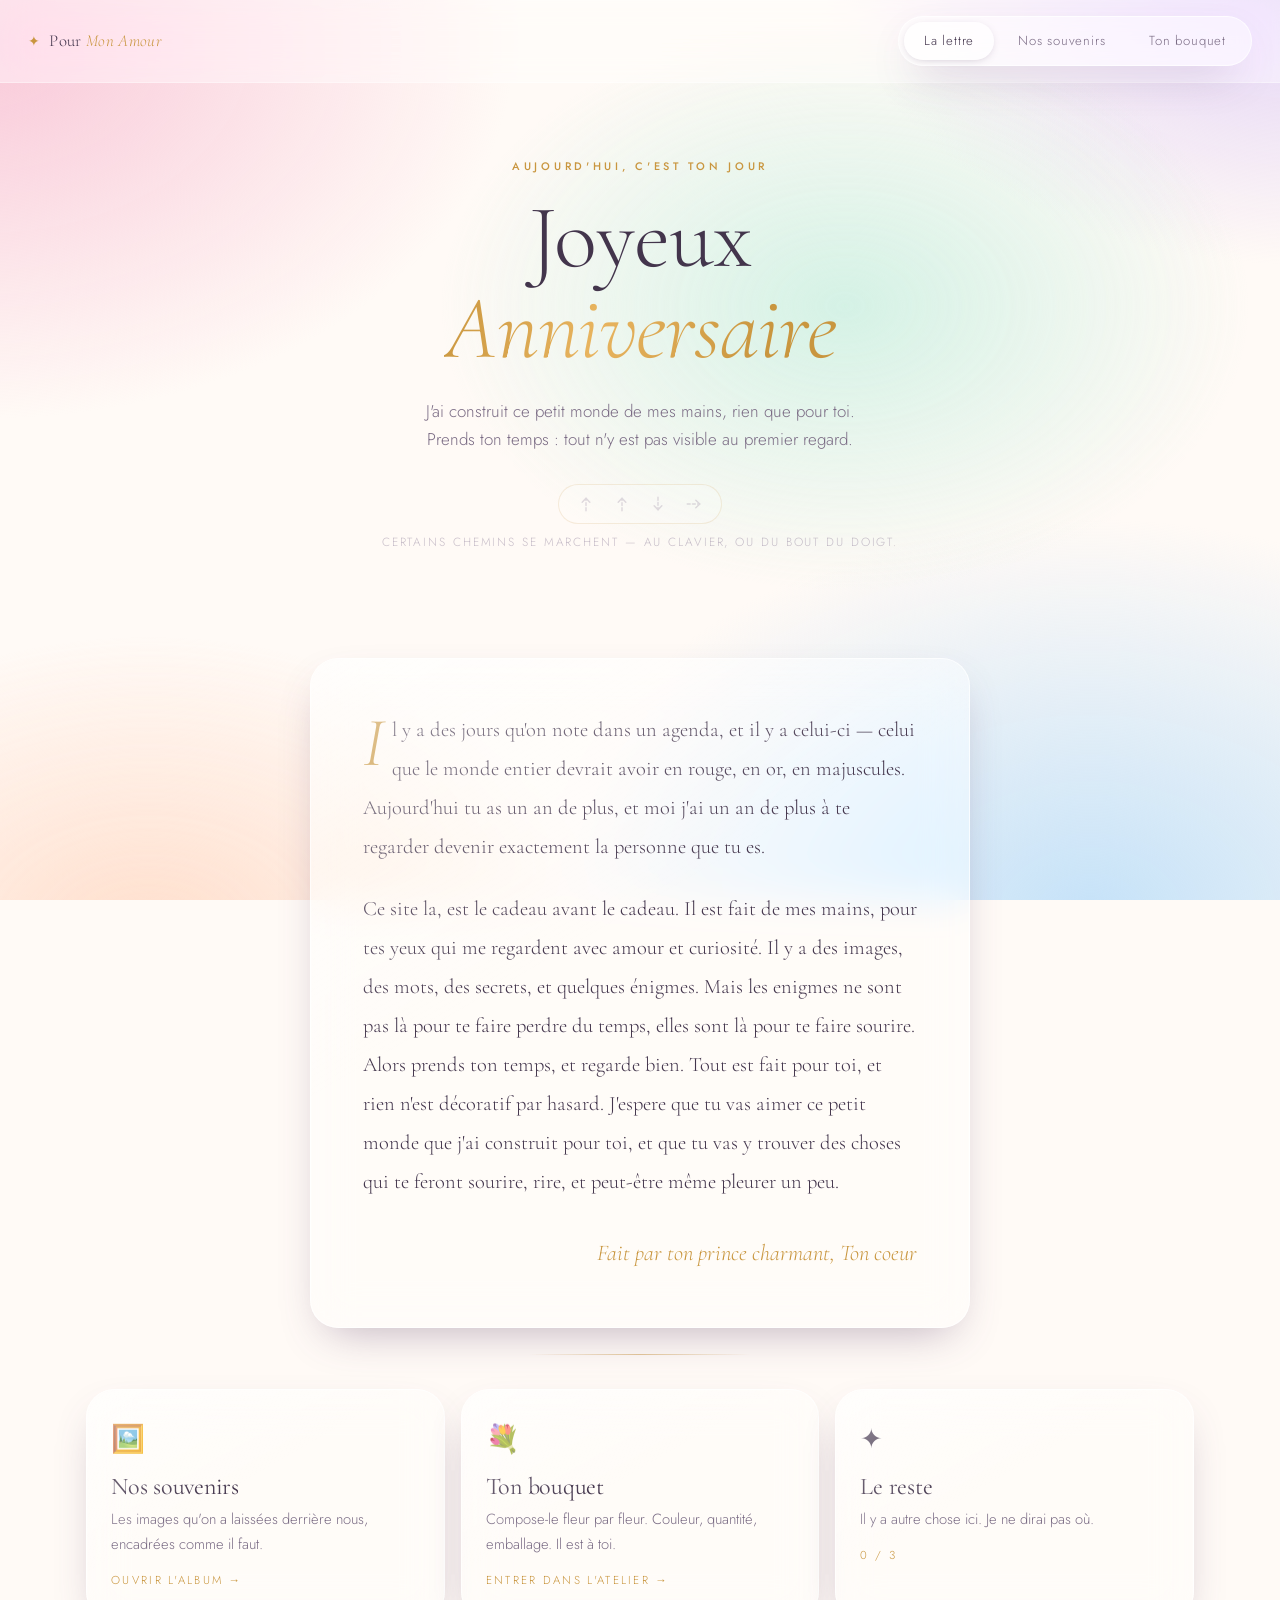
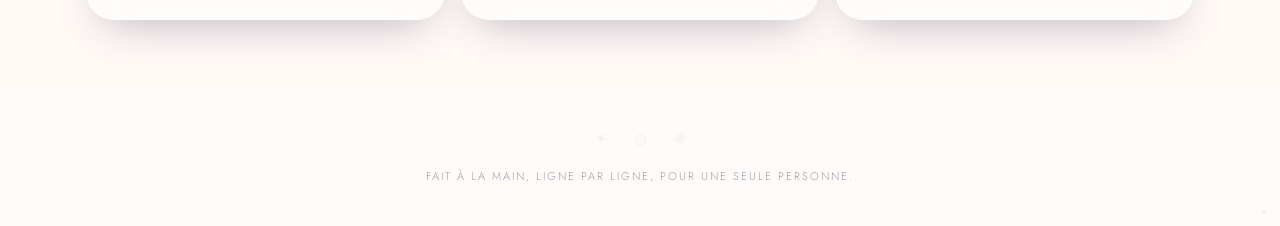
<file: index.html>
<!-- ==========================================================================
     FICHIER : index.html
     L'accueil — la lettre d'anniversaire.
     ÉNIGME 1 (cachée ici) : la bande de runes sous le titre indique
     un code directionnel. Au clavier (flèches) ou au doigt (swipes).
     ========================================================================== -->
<!DOCTYPE html>
<html lang="fr">
<head>
<meta charset="UTF-8">
<meta name="viewport" content="width=device-width, initial-scale=1">
<meta name="theme-color" content="#fffaf6">
<meta name="description" content="Un anniversaire, une lettre, et quelques secrets.">

<!-- METTRE LE TITRE DE L'ONGLET ICI -->
<title>Joyeux Anniversaire ✦</title>

<link rel="icon" href="data:image/svg+xml,<svg xmlns='http://www.w3.org/2000/svg' viewBox='0 0 100 100'><text y='.9em' font-size='88'>🌸</text></svg>">

<link rel="preconnect" href="https://fonts.googleapis.com">
<link rel="preconnect" href="https://fonts.gstatic.com" crossorigin>
<link href="https://fonts.googleapis.com/css2?family=Cormorant+Garamond:ital,wght@0,300;0,400;0,600;1,300;1,400&family=Jost:wght@300;400;500&display=swap" rel="stylesheet">

<link rel="stylesheet" href="style.css">
</head>

<body data-page="accueil">

<a class="skip-link" href="#contenu">Aller au contenu</a>

<!-- ===================== EN-TÊTE ===================== -->
<header class="site-header">
  <div class="brand">
    <span class="brand-mark" aria-hidden="true">✦</span>
    <span>Pour <em data-nom>toi</em></span>
  </div>
  <nav class="nav" aria-label="Navigation principale">
    <a href="index.html"   class="nav-link">La lettre</a>
    <a href="galerie.html" class="nav-link">Nos souvenirs</a>
    <a href="bouquet.html" class="nav-link">Ton bouquet</a>
  </nav>
</header>

<main id="contenu">

  <!-- ===================== HÉROS ===================== -->
  <section class="wrap hero">
    <span class="eyebrow">Aujourd'hui, c'est ton jour</span>

    <h1 class="display">Joyeux<br><em>Anniversaire</em></h1>

    <!-- METTRE LE MESSAGE D'ACCUEIL ICI -->
    <p class="lead">
      J'ai construit ce petit monde de mes mains, rien que pour toi.
      Prends ton temps&nbsp;: tout n'y est pas visible au premier regard.
    </p>

    <!-- ---------------------------------------------------------------
         ÉNIGME 1 — LE CHEMIN DORÉ
         Quatre entailles. Elles se lisent de gauche à droite.
         (Ne pas modifier l'ordre : c'est le code.)
         --------------------------------------------------------------- -->
    <div class="rune-band" id="runeBand" aria-hidden="true">
      <span class="rune" data-rune="ArrowUp">
        <svg viewBox="0 0 16 16" fill="none" stroke="currentColor" stroke-width="1.3" stroke-linecap="round" stroke-linejoin="round">
          <path d="M8 14V3" stroke-dasharray="2.6 2"/><path d="M4.6 6.4 8 2.8l3.4 3.6"/>
        </svg>
      </span>
      <span class="rune" data-rune="ArrowUp">
        <svg viewBox="0 0 16 16" fill="none" stroke="currentColor" stroke-width="1.3" stroke-linecap="round" stroke-linejoin="round">
          <path d="M8 14V3" stroke-dasharray="2.6 2"/><path d="M4.6 6.4 8 2.8l3.4 3.6"/>
        </svg>
      </span>
      <span class="rune" data-rune="ArrowDown">
        <svg viewBox="0 0 16 16" fill="none" stroke="currentColor" stroke-width="1.3" stroke-linecap="round" stroke-linejoin="round">
          <path d="M8 2v11" stroke-dasharray="2.6 2"/><path d="M4.6 9.6 8 13.2l3.4-3.6"/>
        </svg>
      </span>
      <span class="rune" data-rune="ArrowRight">
        <svg viewBox="0 0 16 16" fill="none" stroke="currentColor" stroke-width="1.3" stroke-linecap="round" stroke-linejoin="round">
          <path d="M2 8h11" stroke-dasharray="2.6 2"/><path d="M9.6 4.6 13.2 8l-3.6 3.4"/>
        </svg>
      </span>
    </div>
    <p class="whisper">Certains chemins se marchent — au clavier, ou du bout du doigt.</p>
  </section>

  <!-- ===================== LA LETTRE ===================== -->
  <section class="wrap section">
    <article class="glass letter">

      <!-- ============================================================
           METTRE LE TEXTE DE LA LETTRE ICI
           (garder les <p> pour l'espacement, la classe "initiale"
            fabrique la belle lettrine dorée sur le premier paragraphe)
           ============================================================ -->
      <p class="initiale">
        Il y a des jours qu'on note dans un agenda, et il y a celui-ci —
        celui que le monde entier devrait avoir en rouge, en or, en majuscules.
        Aujourd'hui tu as un an de plus, et moi j'ai un an de plus à te regarder
        devenir exactement la personne que tu es.
      </p>

      <p>
        Ce site la, est le cadeau avant le cadeau. Il est fait de mes mains, pour tes yeux qui me regardent
        avec amour et curiosité. Il y a des images, des mots, des secrets, et quelques énigmes.
        Mais les enigmes ne sont pas là pour te faire perdre du temps, elles sont là pour te faire sourire.
        Alors prends ton temps, et regarde bien. Tout est fait pour toi, et rien n'est décoratif par hasard.
        J'espere que tu vas aimer ce petit monde que j'ai construit pour toi, et que tu vas y trouver des choses qui te feront sourire, rire, et peut-être même pleurer un peu.
      </p>


      <!-- METTRE LA SIGNATURE ICI -->
      <p class="signature">Fait par ton prince charmant, Ton coeur</p>
    </article>

    <div class="divider" aria-hidden="true"></div>

    <!-- ===================== RACCOURCIS ===================== -->
    <div class="cards">
      <a class="glass card" href="galerie.html">
        <span class="icon" aria-hidden="true">🖼️</span>
        <h3>Nos souvenirs</h3>
        <p>Les images qu'on a laissées derrière nous, encadrées comme il faut.</p>
        <span class="go">Ouvrir l'album →</span>
      </a>

      <a class="glass card" href="bouquet.html">
        <span class="icon" aria-hidden="true">💐</span>
        <h3>Ton bouquet</h3>
        <p>Compose-le fleur par fleur. Couleur, quantité, emballage. Il est à toi.</p>
        <span class="go">Entrer dans l'atelier →</span>
      </a>

      <div class="glass card" data-card-mystere>
        <span class="icon" aria-hidden="true">✦</span>
        <h3>Le reste</h3>
        <!-- Petit clin d'œil : ce texte change tout seul quand elle progresse -->
        <p data-mystere-texte>Il y a autre chose. Je ne dirai pas où.</p>
        <span class="go" data-mystere-compteur>0 / 3</span>
      </div>
    </div>
  </section>

</main>

<!-- ===================== PIED DE PAGE ===================== -->
<footer class="site-footer">
  <div class="sigils" id="sigils" aria-hidden="true"></div>
  <!-- METTRE LA PETITE PHRASE DE PIED DE PAGE ICI -->
  <small>Fait à la main, ligne par ligne, pour une seule personne.</small>
  <span class="pixel-secret" id="pixelSecret" role="button" tabindex="-1" aria-label="Anomalie"></span>
</footer>

<script src="app.js" defer></script>
</body>
</html>
</file>
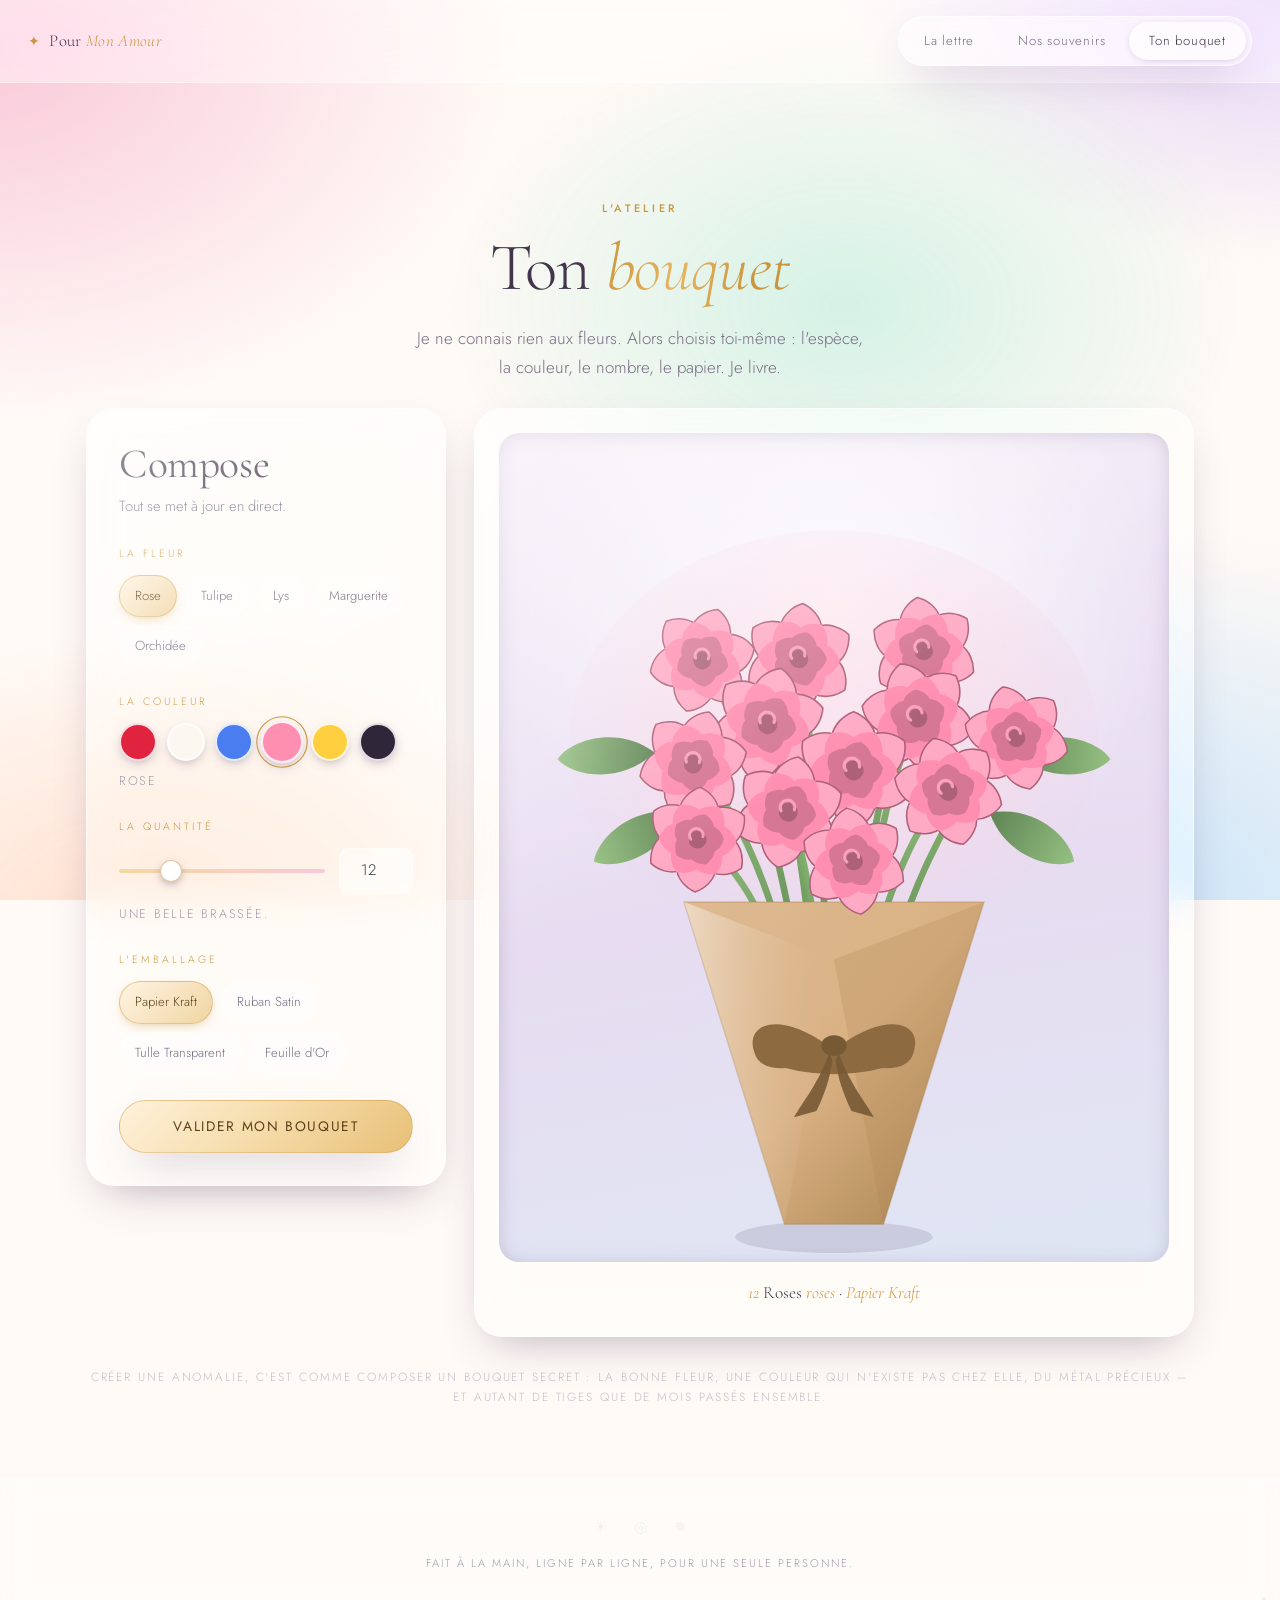
<file: bouquet.html>
<!-- ==========================================================================
     FICHIER : bouquet.html
     L'atelier de composition florale (mini-application).
     ÉNIGME 3 (cachée ici) : une combinaison exacte déclenche une anomalie.
     (Indice pour toi, pas pour elle : 9 Roses Bleues + Feuille d'Or)
     ========================================================================== -->
<!DOCTYPE html>
<html lang="fr">
<head>
<meta charset="UTF-8">
<meta name="viewport" content="width=device-width, initial-scale=1">
<meta name="theme-color" content="#fffaf6">
<meta name="description" content="Compose ton bouquet, fleur par fleur.">

<title>Ton bouquet ✦</title>

<link rel="icon" href="data:image/svg+xml,<svg xmlns='http://www.w3.org/2000/svg' viewBox='0 0 100 100'><text y='.9em' font-size='88'>💐</text></svg>">

<link rel="preconnect" href="https://fonts.googleapis.com">
<link rel="preconnect" href="https://fonts.gstatic.com" crossorigin>
<link href="https://fonts.googleapis.com/css2?family=Cormorant+Garamond:ital,wght@0,300;0,400;0,600;1,300;1,400&family=Jost:wght@300;400;500&display=swap" rel="stylesheet">

<link rel="stylesheet" href="style.css">
</head>

<body data-page="bouquet">

<a class="skip-link" href="#contenu">Aller au contenu</a>

<!-- ===================== EN-TÊTE ===================== -->
<header class="site-header">
  <div class="brand">
    <span class="brand-mark" aria-hidden="true">✦</span>
    <span>Pour <em data-nom>toi</em></span>
  </div>
  <nav class="nav" aria-label="Navigation principale">
    <a href="index.html"   class="nav-link">La lettre</a>
    <a href="galerie.html" class="nav-link">Nos souvenirs</a>
    <a href="bouquet.html" class="nav-link">Ton bouquet</a>
  </nav>
</header>

<main id="contenu">
  <section class="wrap section">

    <header class="hero" style="padding-block:clamp(20px,6vw,44px) 0">
      <span class="eyebrow">L'atelier</span>
      <h1 class="display" style="font-size:clamp(2.2rem,8vw,4.2rem)">Ton <em>bouquet</em></h1>
      <!-- METTRE LE TEXTE D'INTRODUCTION DE L'ATELIER ICI -->
      <p class="lead">
        Je ne connais rien aux fleurs. Alors choisis toi-même&nbsp;:
        l'espèce, la couleur, le nombre, le papier. Je livre.
      </p>
    </header>

    <div class="studio">

      <!-- ===================== PANNEAU DE CONTRÔLE ===================== -->
      <aside class="glass panel">
        <h2>Compose</h2>
        <p class="lead">Tout se met à jour en direct.</p>

        <!-- --- Type de fleur --- -->
        <fieldset class="field">
          <legend>La fleur</legend>
          <div class="chips" data-group="flower" role="group" aria-label="Type de fleur">
            <button type="button" class="chip" data-value="rose"      aria-pressed="true">Rose</button>
            <button type="button" class="chip" data-value="tulipe"    aria-pressed="false">Tulipe</button>
            <button type="button" class="chip" data-value="lys"       aria-pressed="false">Lys</button>
            <button type="button" class="chip" data-value="marguerite" aria-pressed="false">Marguerite</button>
            <button type="button" class="chip" data-value="orchidee"  aria-pressed="false">Orchidée</button>
          </div>
        </fieldset>

        <!-- --- Couleur --- -->
        <fieldset class="field">
          <legend>La couleur</legend>
          <div class="swatches" data-group="color" role="group" aria-label="Couleur">
            <button type="button" class="swatch" data-value="rouge" style="--c:#e0243f" aria-pressed="false"><span class="sr-only">Rouge</span></button>
            <button type="button" class="swatch" data-value="blanc" style="--c:#fdf7f2" aria-pressed="false"><span class="sr-only">Blanc</span></button>
            <button type="button" class="swatch" data-value="bleu"  style="--c:#4a7ef0" aria-pressed="false"><span class="sr-only">Bleu</span></button>
            <button type="button" class="swatch" data-value="rose"  style="--c:#ff8fb1" aria-pressed="true"><span class="sr-only">Rose</span></button>
            <button type="button" class="swatch" data-value="jaune" style="--c:#ffcf3f" aria-pressed="false"><span class="sr-only">Jaune</span></button>
            <button type="button" class="swatch" data-value="noir"  style="--c:#2f2739" aria-pressed="false"><span class="sr-only">Noir</span></button>
          </div>
          <p class="field-value" id="colorName">Rose</p>
        </fieldset>

        <!-- --- Quantité --- -->
        <fieldset class="field">
          <legend>La quantité</legend>
          <div class="qty">
            <input type="range" id="qtyRange" min="1" max="50" value="12" aria-label="Nombre de fleurs">
            <input type="number" id="qtyNum" min="1" max="50" value="12" aria-label="Nombre de fleurs (saisie)">
          </div>
          <p class="field-value" id="qtyHint">Une belle brassée</p>
        </fieldset>

        <!-- --- Emballage --- -->
        <fieldset class="field">
          <legend>L'emballage</legend>
          <div class="chips" data-group="wrap" role="group" aria-label="Emballage">
            <button type="button" class="chip" data-value="kraft" aria-pressed="true">Papier Kraft</button>
            <button type="button" class="chip" data-value="satin" aria-pressed="false">Ruban Satin</button>
            <button type="button" class="chip" data-value="tulle" aria-pressed="false">Tulle Transparent</button>
            <button type="button" class="chip" data-value="or"    aria-pressed="false">Feuille d'Or</button>
          </div>
        </fieldset>

        <button type="button" class="btn btn-primary" id="validateBtn" style="width:100%">
          Valider mon bouquet
        </button>
      </aside>

      <!-- ===================== APERÇU EN DIRECT ===================== -->
      <section class="glass preview">
        <div class="preview-stage" id="stage" role="img" aria-label="Aperçu du bouquet"></div>
        <p class="recap" id="recap"></p>

        <!-- Message d'amour de confirmation (rempli par app.js) -->
        <div class="glass order" id="orderCard" aria-live="polite"></div>

        <!-- Message système de l'ÉNIGME 3 (rempli par app.js) -->
        <div class="anomaly" id="anomalyCard" aria-live="polite"></div>
      </section>

    </div>

    <p class="whisper" style="text-align:center;margin-top:30px">
        Créer une anomalie, c'est comme composer un bouquet secret&nbsp;: la bonne fleur,
        une couleur qui n'existe pas chez elle, du métal précieux — et autant de tiges
        que de mois passés ensemble.
    </p>

  </section>
</main>

<!-- ===================== PIED DE PAGE ===================== -->
<footer class="site-footer">
  <div class="sigils" id="sigils" aria-hidden="true"></div>
  <small>Fait à la main, ligne par ligne, pour une seule personne.</small>
  <span class="pixel-secret" id="pixelSecret" role="button" tabindex="-1" aria-label="Anomalie"></span>
</footer>

<script src="app.js" defer></script>
</body>
</html>
</file>
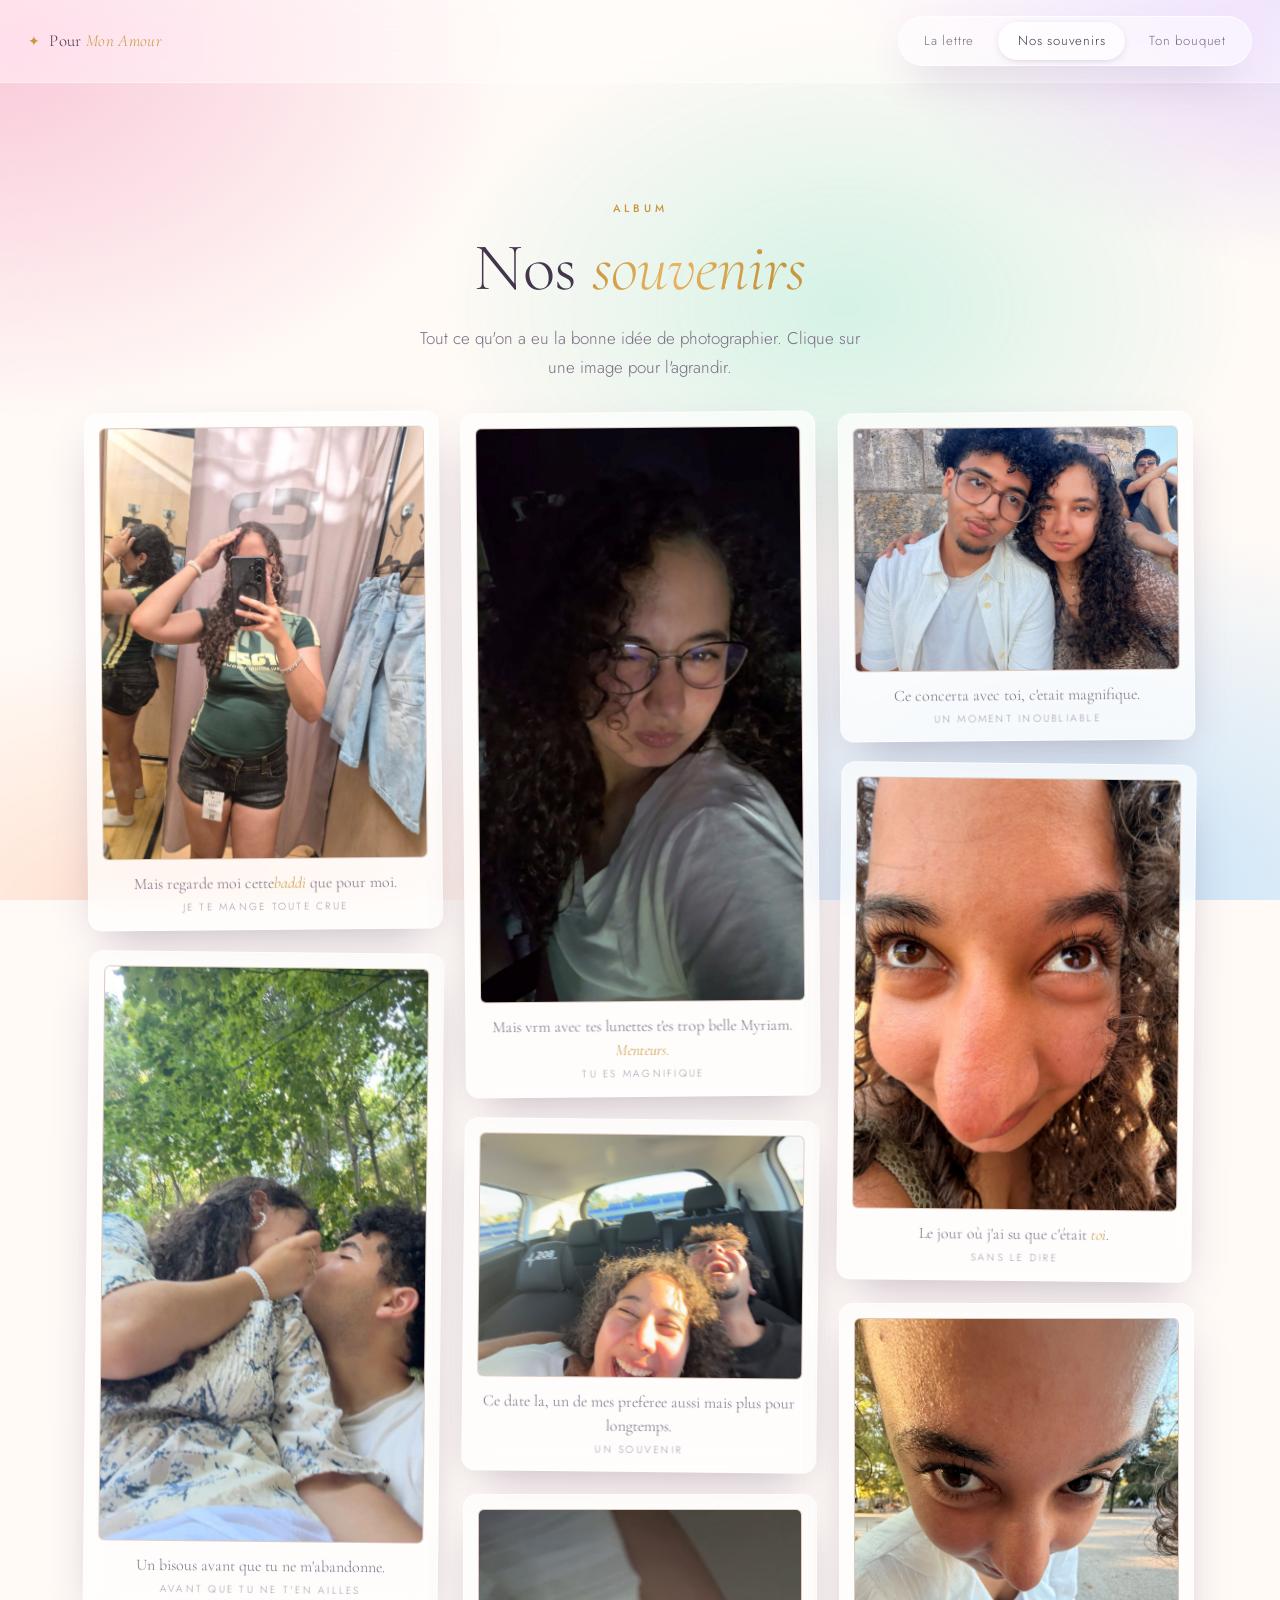
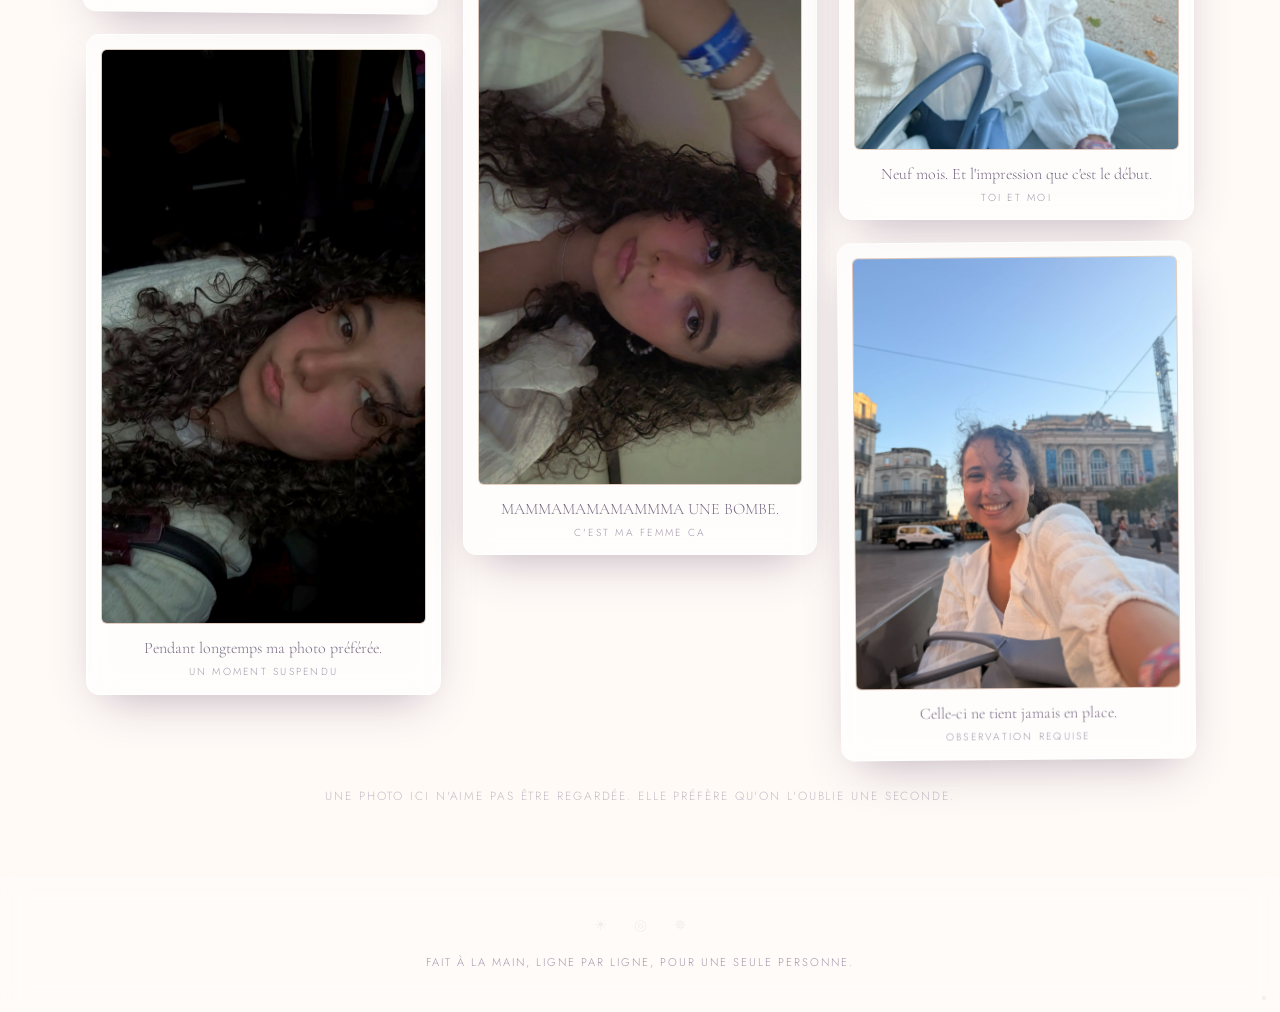
<file: galerie.html>
<!-- ==========================================================================
     FICHIER : galerie.html
     L'album photo — grille Masonry.
     ÉNIGME 2 (cachée ici) : le DERNIER cadre est un objet quantique.
     Si plus rien ne bouge pendant 5 secondes, il se révèle.

     LES PHOTOS (photo-01 … photo-10) sont à la RACINE du dossier, à côté
     de ce fichier — pas dans un sous-dossier. C'est volontaire : sur GitHub,
     un sous-dossier peut être oublié lors d'un envoi par glisser-déposer.
     Ce sont des versions web (1800 px max) ; tes fichiers d'origine sont
     eux aussi à la racine, sous leur nom d'appareil photo.
     Chaque cadre indique en commentaire de quel original il vient.
     ========================================================================== -->
<!DOCTYPE html>
<html lang="fr">
<head>
<meta charset="UTF-8">
<meta name="viewport" content="width=device-width, initial-scale=1">
<meta name="theme-color" content="#fffaf6">
<meta name="description" content="Nos souvenirs, encadrés.">

<title>Nos souvenirs ✦</title>

<link rel="icon" href="data:image/svg+xml,<svg xmlns='http://www.w3.org/2000/svg' viewBox='0 0 100 100'><text y='.9em' font-size='88'>🖼️</text></svg>">

<link rel="preconnect" href="https://fonts.googleapis.com">
<link rel="preconnect" href="https://fonts.gstatic.com" crossorigin>
<link href="https://fonts.googleapis.com/css2?family=Cormorant+Garamond:ital,wght@0,300;0,400;0,600;1,300;1,400&family=Jost:wght@300;400;500&display=swap" rel="stylesheet">

<link rel="stylesheet" href="style.css">
</head>

<body data-page="galerie">

<a class="skip-link" href="#contenu">Aller au contenu</a>

<!-- ===================== EN-TÊTE ===================== -->
<header class="site-header">
  <div class="brand">
    <span class="brand-mark" aria-hidden="true">✦</span>
    <span>Pour <em data-nom>toi</em></span>
  </div>
  <nav class="nav" aria-label="Navigation principale">
    <a href="index.html"   class="nav-link">La lettre</a>
    <a href="galerie.html" class="nav-link">Nos souvenirs</a>
    <a href="bouquet.html" class="nav-link">Ton bouquet</a>
  </nav>
</header>

<main id="contenu">
  <section class="wrap section">

    <header class="hero" style="padding-block:clamp(20px,6vw,44px) 0">
      <span class="eyebrow">Album</span>
      <h1 class="display" style="font-size:clamp(2.2rem,8vw,4.2rem)">Nos <em>souvenirs</em></h1>
      <!-- METTRE LE TEXTE D'INTRODUCTION DE LA GALERIE ICI -->
      <p class="lead">
        Tout ce qu'on a eu la bonne idée de photographier.
        Clique sur une image pour l'agrandir.
      </p>
    </header>

    <!-- ==========================================================
         LA GRILLE MASONRY — 10 photos
         Pour chaque cadre, il ne te reste qu'à réécrire le texte du
         <figcaption> (la ligne de légende et la petite ligne en
         majuscules en dessous). Ne touche pas aux src.
         ATTENTION : garde le DERNIER cadre (frame-quantum) en dernier.
         ========================================================== -->
    <div class="gallery" id="gallery">

      <!-- photo-01  <-  21BAE260-D2A3-44F0-8551-FBE3B6B635D3.jpg -->
      <figure class="frame">
        <div class="frame-inner">
          <img src="photo-01.jpg" alt="Souvenir 1" loading="lazy">
        </div>
        <figcaption>
          <!-- MODIFIER LA LÉGENDE ICI -->
          Mais regarde moi cette<em>baddi</em> que pour moi.
          <span class="date">Je te mange toute crue</span>
        </figcaption>
      </figure>

      <!-- photo-02  <-  234F3E86-0384-46CB-82E0-60DF8956F5DC.jpg -->
      <figure class="frame">
        <div class="frame-inner">
          <img src="photo-02.jpg" alt="Souvenir 2" loading="lazy">
        </div>
        <figcaption>
          <!-- MODIFIER LA LÉGENDE ICI -->
          Un bisous avant que tu ne m'abandonne.
          <span class="date">Avant que tu ne t'en ailles</span>
        </figcaption>
      </figure>

      <!-- photo-03  <-  3119BAD1-E97C-4F26-B639-EB09EE5CC3A6.jpg -->
      <figure class="frame">
        <div class="frame-inner">
          <img src="photo-03.jpg" alt="Souvenir 3" loading="lazy">
        </div>
        <figcaption>
          <!-- MODIFIER LA LÉGENDE ICI -->
          Pendant longtemps ma photo préférée.
          <span class="date">Un moment suspendu</span>
        </figcaption>
      </figure>

      <!-- photo-04  <-  57893C8D-F0AA-4D41-A6BA-7386998CC1F8.jpg -->
      <figure class="frame">
        <div class="frame-inner">
          <img src="photo-04.jpg" alt="Souvenir 4" loading="lazy">
        </div>
        <figcaption>
          <!-- MODIFIER LA LÉGENDE ICI -->
          Mais vrm avec tes lunettes t'es trop belle Myriam.
          <em>Menteurs.</em>
          <span class="date">Tu es magnifique</span>
        </figcaption>
      </figure>

      <!-- photo-05  <-  IMG_0868.JPG  (orientation redressée) -->
      <figure class="frame">
        <div class="frame-inner">
          <img src="photo-05.jpg" alt="Souvenir 5" loading="lazy">
        </div>
        <figcaption>
          <!-- MODIFIER LA LÉGENDE ICI -->
          Ce date la, un de mes preferee aussi mais plus pour longtemps.
          <span class="date">Un souvenir</span>
        </figcaption>
      </figure>

      <!-- photo-06  <-  Sans_titre_55_20260718184501.png -->
      <figure class="frame">
        <div class="frame-inner">
          <img src="photo-06.png" alt="Souvenir 6" loading="lazy">
        </div>
        <figcaption>
          <!-- MODIFIER LA LÉGENDE ICI -->
          MAMMAMAMAMAMMMA UNE BOMBE.
          <span class="date">C'est ma femme ca</span>
        </figcaption>
      </figure>

      <!-- photo-07  <-  IMG_1822.HEIC -->
      <figure class="frame">
        <div class="frame-inner">
          <img src="photo-07.jpg" alt="Souvenir 7" loading="lazy">
        </div>
        <figcaption>
          <!-- MODIFIER LA LÉGENDE ICI -->
          Ce concerta avec toi, c'etait magnifique.
          <span class="date">Un moment inoubliable</span>
        </figcaption>
      </figure>

      <!-- photo-08  <-  IMG_1877.HEIC -->
      <figure class="frame">
        <div class="frame-inner">
          <img src="photo-08.jpg" alt="Souvenir 8" loading="lazy">
        </div>
        <figcaption>
          <!-- MODIFIER LA LÉGENDE ICI -->
          Le jour où j'ai su que c'était <em>toi</em>.
          <span class="date">Sans le dire</span>
        </figcaption>
      </figure>

      <!-- photo-09  <-  IMG_2083.HEIC -->
      <figure class="frame">
        <div class="frame-inner">
          <img src="photo-09.jpg" alt="Souvenir 9" loading="lazy">
        </div>
        <figcaption>
          <!-- MODIFIER LA LÉGENDE ICI -->
          Neuf mois. Et l'impression que c'est le début.
          <span class="date">Toi et moi</span>
        </figcaption>
      </figure>

      <!-- ==========================================================
           ÉNIGME 2 — L'OBJET QUANTIQUE   (photo-10 <- IMG_2093.HEIC)
           Ce cadre doit rester le DERNIER de la grille.
           Le texte révélé est généré par app.js (donc invisible ici).
           ========================================================== -->
      <figure class="frame frame-quantum" id="frameQuantum">
        <div class="frame-inner">
          <img src="photo-10.jpg" alt="Souvenir 10" loading="lazy">
          <div class="quantum-veil" id="quantumVeil" aria-hidden="true"><b></b></div>
        </div>
        <figcaption>
          <!-- MODIFIER LA LÉGENDE ICI -->
          Celle-ci ne tient jamais en place.
          <span class="date">Observation requise</span>
        </figcaption>
      </figure>

    </div>

    <p class="whisper" style="text-align:center;margin-top:26px">
      Une photo ici n'aime pas être regardée. Elle préfère qu'on l'oublie une seconde.
    </p>

  </section>
</main>

<!-- ===================== PIED DE PAGE ===================== -->
<footer class="site-footer">
  <div class="sigils" id="sigils" aria-hidden="true"></div>
  <small>Fait à la main, ligne par ligne, pour une seule personne.</small>
  <span class="pixel-secret" id="pixelSecret" role="button" tabindex="-1" aria-label="Anomalie"></span>
</footer>

<script src="app.js" defer></script>
</body>
</html>
</file>
<file: style.css>
/* =========================================================================
   FICHIER : style.css
   Design global — Glassmorphism pastel, Mobile-First.
   Utilisé par index.html, galerie.html et bouquet.html.
   ========================================================================= */

/* -------------------------------------------------------------------------
   0. TOKENS & RESET
   ------------------------------------------------------------------------- */
:root{
  /* Palette pastel */
  --c-rose:#f9c9d9;
  --c-lilas:#dcc9f5;
  --c-ciel:#c6e2f8;
  --c-peche:#ffd9c4;
  --c-menthe:#cdf0e2;
  --c-creme:#fffaf6;

  /* Accents */
  --or:#c9963f;
  --or-clair:#f2d9a0;
  --or-vif:#ffdf9e;

  /* Encre */
  --encre:#43354c;
  --encre-2:#7a6b84;
  --encre-3:#a598ad;

  /* Verre */
  --verre:rgba(255,255,255,.44);
  --verre-fort:rgba(255,255,255,.66);
  --verre-bord:rgba(255,255,255,.72);
  --verre-bord-2:rgba(255,255,255,.35);

  --ombre:0 18px 45px -18px rgba(88,62,102,.42);
  --ombre-forte:0 30px 70px -25px rgba(70,45,90,.55);

  --r-xs:10px;
  --r-sm:14px;
  --r:20px;
  --r-lg:28px;
  --r-full:999px;

  --serif:'Cormorant Garamond',Georgia,'Times New Roman',serif;
  --sans:'Jost',-apple-system,BlinkMacSystemFont,'Segoe UI',Roboto,'Helvetica Neue',sans-serif;

  --ease:cubic-bezier(.6,.04,.28,1);
  --max:1180px;
}

*,*::before,*::after{ box-sizing:border-box; margin:0; padding:0; }

html{
  -webkit-text-size-adjust:100%;
  scroll-behavior:smooth;
}

body{
  min-height:100svh;
  font-family:var(--sans);
  font-weight:300;
  font-size:16px;
  line-height:1.7;
  color:var(--encre);
  background:var(--c-creme);
  overflow-x:hidden;
  -webkit-font-smoothing:antialiased;
  -webkit-tap-highlight-color:transparent;
  display:flex;
  flex-direction:column;
}

img{ display:block; max-width:100%; height:auto; }
button,input,select{ font:inherit; color:inherit; }
button{ background:none; border:0; cursor:pointer; }
a{ color:inherit; text-decoration:none; }

.sr-only{
  position:absolute!important; width:1px; height:1px; padding:0; margin:-1px;
  overflow:hidden; clip:rect(0 0 0 0); white-space:nowrap; border:0;
}

.skip-link{
  position:absolute; top:-100px; left:12px; z-index:999;
  background:#fff; color:var(--encre); padding:10px 16px; border-radius:var(--r-xs);
}
.skip-link:focus{ top:12px; }

:focus-visible{
  outline:2px solid var(--or);
  outline-offset:3px;
  border-radius:6px;
}

/* -------------------------------------------------------------------------
   1. FOND ANIMÉ + PÉTALES
   ------------------------------------------------------------------------- */
.bg{
  position:fixed; inset:0; z-index:-3; pointer-events:none;
  background:var(--c-creme);
  overflow:hidden;
}
.bg::before,
.bg::after{
  content:''; position:absolute; inset:-30%;
  background-repeat:no-repeat;
  will-change:transform;
}
.bg::before{
  background-image:
    radial-gradient(38% 38% at 18% 22%, var(--c-rose) 0%, transparent 68%),
    radial-gradient(34% 34% at 82% 14%, var(--c-lilas) 0%, transparent 68%),
    radial-gradient(40% 40% at 72% 82%, var(--c-ciel) 0%, transparent 68%);
  animation:derive-a 32s var(--ease) infinite alternate;
}
.bg::after{
  background-image:
    radial-gradient(32% 32% at 26% 84%, var(--c-peche) 0%, transparent 66%),
    radial-gradient(30% 30% at 60% 40%, var(--c-menthe) 0%, transparent 66%);
  opacity:.85;
  animation:derive-b 41s var(--ease) infinite alternate;
}
@keyframes derive-a{
  0%{ transform:translate3d(-3%,-2%,0) scale(1); }
  100%{ transform:translate3d(4%,3%,0) scale(1.12); }
}
@keyframes derive-b{
  0%{ transform:translate3d(3%,2%,0) scale(1.08) rotate(0deg); }
  100%{ transform:translate3d(-4%,-3%,0) scale(1) rotate(6deg); }
}

/* Voile de grain très léger : texture « premium » */
.bg-grain{
  position:fixed; inset:0; z-index:-2; pointer-events:none; opacity:.35;
  background-image:radial-gradient(rgba(255,255,255,.9) .5px, transparent .5px);
  background-size:4px 4px;
  mix-blend-mode:overlay;
}

/* Pétales / étoiles flottantes (générés par app.js) */
.petals{ position:fixed; inset:0; z-index:-1; pointer-events:none; overflow:hidden; }
.petal{
  position:absolute; top:-8vh; left:0;
  border-radius:60% 0 60% 0;
  opacity:0;
  will-change:transform,opacity;
  animation-name:tomber;
  animation-timing-function:linear;
  animation-iteration-count:infinite;
}
.petal.is-star{
  border-radius:50%;
  box-shadow:0 0 6px 1px currentColor;
}
@keyframes tomber{
  0%{ transform:translate3d(0,-10vh,0) rotate(0deg); opacity:0; }
  8%{ opacity:var(--o,.55); }
  92%{ opacity:var(--o,.55); }
  100%{ transform:translate3d(var(--dx,40px),112vh,0) rotate(540deg); opacity:0; }
}

/* -------------------------------------------------------------------------
   2. TYPOGRAPHIE & UTILITAIRES
   ------------------------------------------------------------------------- */
h1,h2,h3{ font-family:var(--serif); font-weight:400; line-height:1.12; letter-spacing:-.01em; }

.display{
  font-size:clamp(2.6rem,11vw,5.6rem);
  font-weight:300;
  line-height:1.02;
}
.display em{
  font-style:italic;
  background:linear-gradient(105deg,var(--or) 0%,#e8b45f 40%,var(--or) 80%);
  -webkit-background-clip:text; background-clip:text;
  -webkit-text-fill-color:transparent; color:transparent;
}

h2{ font-size:clamp(1.7rem,5.5vw,2.6rem); }
h3{ font-size:clamp(1.25rem,4vw,1.5rem); }

.eyebrow{
  font-family:var(--sans);
  font-size:.68rem; font-weight:500;
  letter-spacing:.34em; text-transform:uppercase;
  color:var(--or);
}

.lead{ font-size:1.06rem; color:var(--encre-2); }

.whisper{
  font-size:.74rem; letter-spacing:.16em; text-transform:uppercase;
  color:var(--encre-3); opacity:.62;
}

.wrap{
  width:100%; max-width:var(--max);
  margin-inline:auto;
  padding-inline:clamp(18px,5vw,36px);
}

.section{ padding-block:clamp(38px,8vw,72px); }

.divider{
  width:100%; max-width:220px; height:1px; margin:26px auto;
  background:linear-gradient(90deg,transparent,rgba(201,150,63,.5),transparent);
}

/* -------------------------------------------------------------------------
   3. HEADER / NAVIGATION
   ------------------------------------------------------------------------- */
.site-header{
  position:sticky; top:0; z-index:60;
  display:flex; flex-direction:column; gap:12px; align-items:center;
  padding:14px clamp(14px,4vw,28px) 14px;
  background:rgba(255,255,255,.42);
  -webkit-backdrop-filter:blur(18px) saturate(150%);
  backdrop-filter:blur(18px) saturate(150%);
  border-bottom:1px solid var(--verre-bord-2);
}

.brand{
  display:flex; align-items:center; gap:9px;
  font-family:var(--serif); font-size:1.05rem; letter-spacing:.02em;
}
.brand-mark{
  color:var(--or); font-size:.85rem;
  animation:scintille 4.5s ease-in-out infinite;
}
@keyframes scintille{ 0%,100%{opacity:.5;transform:scale(.9)} 50%{opacity:1;transform:scale(1.15)} }
.brand em{ font-style:italic; color:var(--or); }

.nav{
  display:flex; gap:4px;
  padding:5px;
  background:var(--verre);
  border:1px solid var(--verre-bord);
  border-radius:var(--r-full);
  box-shadow:var(--ombre);
  max-width:100%;
}
.nav-link{
  position:relative;
  padding:8px clamp(12px,3.4vw,20px);
  border-radius:var(--r-full);
  font-size:.82rem; letter-spacing:.06em;
  color:var(--encre-2);
  white-space:nowrap;
  transition:color .3s var(--ease), background .3s var(--ease);
}
.nav-link:hover{ color:var(--encre); background:rgba(255,255,255,.5); }
.nav-link.is-active{
  color:var(--encre);
  background:var(--verre-fort);
  box-shadow:0 2px 10px -4px rgba(88,62,102,.4);
}

/* -------------------------------------------------------------------------
   4. BOUTONS & CONTRÔLES
   ------------------------------------------------------------------------- */
.btn{
  display:inline-flex; align-items:center; justify-content:center; gap:10px;
  padding:14px 28px;
  border-radius:var(--r-full);
  font-size:.86rem; font-weight:400; letter-spacing:.12em; text-transform:uppercase;
  border:1px solid var(--verre-bord);
  background:var(--verre-fort);
  color:var(--encre);
  box-shadow:var(--ombre);
  transition:transform .35s var(--ease), box-shadow .35s var(--ease), background .35s var(--ease);
}
.btn:hover{ transform:translateY(-2px); box-shadow:var(--ombre-forte); }
.btn:active{ transform:translateY(0) scale(.985); }

.btn-primary{
  background:linear-gradient(135deg,#fff2dc,#f4d9a4 55%,#e8c078);
  border-color:rgba(201,150,63,.4);
  color:#5c421a;
}
.btn-ghost{
  background:rgba(255,255,255,.28);
  color:var(--encre-2);
}

.field{ border:0; margin-bottom:26px; }
.field legend{
  font-size:.66rem; letter-spacing:.28em; text-transform:uppercase;
  color:var(--or); margin-bottom:12px;
}

.chips{ display:flex; flex-wrap:wrap; gap:8px; }
.chip{
  padding:9px 15px;
  border-radius:var(--r-full);
  border:1px solid var(--verre-bord-2);
  background:rgba(255,255,255,.36);
  font-size:.82rem; color:var(--encre-2);
  transition:all .28s var(--ease);
}
.chip:hover{ background:rgba(255,255,255,.62); color:var(--encre); }
.chip[aria-pressed="true"]{
  background:linear-gradient(135deg,#fff4e2,#f0d5a3);
  border-color:rgba(201,150,63,.45);
  color:#5c421a;
  box-shadow:0 4px 14px -6px rgba(201,150,63,.7);
}

.swatches{ display:flex; flex-wrap:wrap; gap:10px; }
.swatch{
  width:38px; height:38px; border-radius:50%;
  background:var(--c);
  border:2px solid rgba(255,255,255,.85);
  box-shadow:0 4px 12px -4px rgba(88,62,102,.5);
  position:relative;
  transition:transform .3s var(--ease);
}
.swatch:hover{ transform:scale(1.12); }
.swatch[aria-pressed="true"]{ transform:scale(1.12); }
.swatch[aria-pressed="true"]::after{
  content:''; position:absolute; inset:-6px;
  border:1.5px solid var(--or); border-radius:50%;
}

.field-value{
  margin-top:10px; font-size:.78rem; letter-spacing:.14em;
  text-transform:uppercase; color:var(--encre-3);
}

.qty{ display:flex; align-items:center; gap:14px; }
input[type="range"]{
  -webkit-appearance:none; appearance:none;
  flex:1; height:4px; border-radius:var(--r-full);
  background:linear-gradient(90deg,var(--or-clair),var(--c-rose));
  outline-offset:6px;
}
input[type="range"]::-webkit-slider-thumb{
  -webkit-appearance:none; appearance:none;
  width:22px; height:22px; border-radius:50%;
  background:#fff; border:1px solid rgba(201,150,63,.5);
  box-shadow:0 3px 10px -2px rgba(88,62,102,.55);
  cursor:grab;
}
input[type="range"]::-moz-range-thumb{
  width:20px; height:20px; border-radius:50%;
  background:#fff; border:1px solid rgba(201,150,63,.5);
  box-shadow:0 3px 10px -2px rgba(88,62,102,.55);
  cursor:grab;
}
input[type="number"],
input[type="text"]{
  width:74px; padding:9px 10px; text-align:center;
  border-radius:var(--r-xs);
  border:1px solid var(--verre-bord-2);
  background:rgba(255,255,255,.55);
  font-size:.95rem;
}

/* -------------------------------------------------------------------------
   5. CARTES DE VERRE
   ------------------------------------------------------------------------- */
.glass{
  background:var(--verre);
  -webkit-backdrop-filter:blur(22px) saturate(160%);
  backdrop-filter:blur(22px) saturate(160%);
  border:1px solid var(--verre-bord);
  border-radius:var(--r-lg);
  box-shadow:var(--ombre);
  position:relative;
}
.glass::before{
  content:''; position:absolute; inset:0; border-radius:inherit; pointer-events:none;
  background:linear-gradient(150deg,rgba(255,255,255,.5),transparent 42%);
}

/* -------------------------------------------------------------------------
   6. ACCUEIL — héros, runes, lettre
   ------------------------------------------------------------------------- */
.hero{ text-align:center; padding-block:clamp(34px,9vw,74px) clamp(20px,5vw,34px); }
.hero .eyebrow{ display:block; margin-bottom:16px; }
.hero .lead{ max-width:46ch; margin:22px auto 0; }

/* --- Bande de runes : ÉNIGME 1 (le chemin doré) --- */
.rune-band{
  display:flex; justify-content:center; align-items:center; gap:clamp(10px,3vw,18px);
  margin:30px auto 8px;
  padding:10px 18px;
  width:max-content; max-width:100%;
  border-radius:var(--r-full);
  border:1px solid rgba(201,150,63,.16);
  background:rgba(255,255,255,.18);
}
.rune{
  width:18px; height:18px;
  color:var(--encre-3);
  opacity:.34;
  transition:opacity .5s var(--ease), color .5s var(--ease), transform .5s var(--ease);
}
.rune svg{ width:100%; height:100%; display:block; }
.rune.is-lit{
  opacity:1; color:var(--or);
  transform:translateY(-2px) scale(1.18);
  filter:drop-shadow(0 0 6px rgba(255,206,120,.9));
}
.rune-band:hover .rune{ opacity:.55; }

/* --- La lettre --- */
.letter{
  max-width:660px; margin-inline:auto;
  padding:clamp(26px,6vw,52px);
  font-family:var(--serif);
  font-size:clamp(1.06rem,3.4vw,1.28rem);
  line-height:1.9;
  color:var(--encre);
}
.letter p{ margin-bottom:1.15em; }
.letter p:last-of-type{ margin-bottom:0; }
.letter .initiale::first-letter{
  float:left; font-size:3.4em; line-height:.82; padding:.06em .12em 0 0;
  color:var(--or); font-style:italic;
}
.letter .signature{
  margin-top:30px; text-align:right;
  font-style:italic; font-size:1.1em; color:var(--or);
}

/* Cartes « raccourcis » vers les autres pages */
.cards{
  display:grid; gap:16px;
  grid-template-columns:1fr;
  margin-top:34px;
}
.card{
  display:block; padding:26px 24px;
  transition:transform .4s var(--ease), box-shadow .4s var(--ease);
}
.card:hover{ transform:translateY(-5px); box-shadow:var(--ombre-forte); }
.card .icon{ font-size:1.7rem; display:block; margin-bottom:12px; }
.card h3{ margin-bottom:6px; }
.card p{ font-size:.92rem; color:var(--encre-2); }
.card .go{
  display:inline-block; margin-top:14px;
  font-size:.72rem; letter-spacing:.2em; text-transform:uppercase; color:var(--or);
}

/* -------------------------------------------------------------------------
   7. GALERIE
   ------------------------------------------------------------------------- */
.gallery{
  columns:1;
  column-gap:18px;
  margin-top:30px;
}

.frame{
  break-inside:avoid;
  margin-bottom:18px;
  padding:14px 14px 4px;
  background:var(--verre-fort);
  -webkit-backdrop-filter:blur(14px);
  backdrop-filter:blur(14px);
  border:1px solid var(--verre-bord);
  border-radius:var(--r-sm);
  box-shadow:var(--ombre);
  transition:transform .5s var(--ease), box-shadow .5s var(--ease);
}
.frame:nth-child(3n+1){ transform:rotate(-.5deg); }
.frame:nth-child(3n+2){ transform:rotate(.6deg); }
.frame:hover{
  transform:rotate(0deg) translateY(-6px);
  box-shadow:var(--ombre-forte);
  z-index:2;
}

.frame-inner{
  position:relative;
  overflow:hidden;
  border-radius:6px;
  border:1px solid rgba(201,150,63,.28);
  background:
    linear-gradient(135deg,#efe3f0,#e4d6ee 45%,#dfe8f6);
  min-height:170px;
  cursor:zoom-in;
}
.frame-inner img{
  width:100%; display:block;
  transition:transform .8s var(--ease), filter .8s var(--ease);
}
.frame:hover .frame-inner img{ transform:scale(1.045); }

/* Emplacement vide (photo pas encore glissée) */
.frame-inner .ph{
  position:absolute; inset:0;
  display:none;
  flex-direction:column; align-items:center; justify-content:center; gap:8px;
  text-align:center; padding:20px;
  font-size:.68rem; letter-spacing:.2em; text-transform:uppercase;
  color:var(--encre-3);
}
.frame-inner .ph span{ font-size:1.6rem; opacity:.5; }
.frame-inner.is-missing{ min-height:210px; cursor:default; }
.frame-inner.is-missing img{ display:none; }
.frame-inner.is-missing .ph{ display:flex; }

.frame figcaption{
  padding:12px 4px 10px;
  font-family:var(--serif);
  font-size:1rem; line-height:1.5;
  color:var(--encre-2);
  text-align:center;
}
.frame figcaption em{ color:var(--or); font-style:italic; }
.frame figcaption .date{
  display:block; margin-top:4px;
  font-family:var(--sans); font-size:.64rem;
  letter-spacing:.22em; text-transform:uppercase; color:var(--encre-3);
}

/* --- ÉNIGME 2 : le cadre quantique --- */
.frame-quantum .frame-inner{
  border-color:rgba(201,150,63,.28);
  transition:border-color 1.2s var(--ease), box-shadow 1.2s var(--ease);
}
.quantum-veil{
  position:absolute; inset:0;
  display:flex; align-items:center; justify-content:center;
  padding:22px; text-align:center;
  background:radial-gradient(circle at 50% 50%, rgba(30,18,52,.86), rgba(12,8,26,.94));
  opacity:0; pointer-events:none;
  transition:opacity 1.4s var(--ease);
}
.quantum-veil b{
  display:block;
  font-family:var(--serif); font-weight:400;
  font-size:clamp(1rem,3.6vw,1.3rem); line-height:1.5;
  color:#d9e6ff;
  text-shadow:0 0 22px rgba(140,190,255,.85);
  letter-spacing:.02em;
}
.frame-quantum.is-awake .frame-inner{
  border-color:rgba(120,190,255,.95);
  box-shadow:0 0 0 1px rgba(120,190,255,.5), 0 0 34px -4px rgba(110,170,255,.75);
}
.frame-quantum.is-awake .quantum-veil{ opacity:1; }
/* Si la photo n'est pas encore posée, le voile doit masquer l'emplacement vide */
.frame-inner.is-missing .quantum-veil{
  background:radial-gradient(circle at 50% 50%, rgba(26,15,48,.97), rgba(10,6,22,.99));
}
.frame-quantum.is-awake .frame-inner img{ filter:blur(2px) saturate(.6); }

/* Lightbox */
.lightbox{
  position:fixed; inset:0; z-index:200;
  display:flex; align-items:center; justify-content:center;
  padding:5vw;
  background:rgba(30,18,40,.82);
  -webkit-backdrop-filter:blur(14px);
  backdrop-filter:blur(14px);
  opacity:0; visibility:hidden;
  transition:opacity .4s var(--ease), visibility .4s;
}
.lightbox.is-open{ opacity:1; visibility:visible; }
.lightbox figure{ max-width:min(1000px,92vw); text-align:center; }
.lightbox img{
  max-height:76svh; width:auto; margin-inline:auto;
  border-radius:var(--r-sm);
  box-shadow:0 40px 90px -30px rgba(0,0,0,.8);
}
.lightbox figcaption{
  margin-top:18px; color:#f6ece6;
  font-family:var(--serif); font-size:1.1rem;
}
.lightbox .close{
  position:absolute; top:18px; right:20px;
  width:44px; height:44px; border-radius:50%;
  background:rgba(255,255,255,.14); color:#fff; font-size:1.2rem;
}

/* -------------------------------------------------------------------------
   8. BOUQUET — le studio
   ------------------------------------------------------------------------- */
.studio{
  display:grid; gap:20px;
  grid-template-columns:1fr;
  margin-top:26px;
  align-items:start;
}
.panel{ padding:clamp(22px,5vw,32px); }
.panel h2{ margin-bottom:6px; }
.panel .lead{ font-size:.92rem; margin-bottom:26px; }

.preview{
  padding:18px 18px 22px;
}
.preview-stage{
  border-radius:var(--r);
  background:
    radial-gradient(70% 55% at 50% 22%, rgba(255,255,255,.85), transparent 70%),
    linear-gradient(170deg,#f4ecf8,#e7dcf1 55%,#dfe6f4);
  box-shadow:inset 0 2px 22px -6px rgba(88,62,102,.35);
  overflow:hidden;
}
.preview-stage svg{ width:100%; height:auto; display:block; }

.recap{
  margin-top:16px; text-align:center;
  font-family:var(--serif); font-size:1.08rem; color:var(--encre);
}
.recap span{ color:var(--or); font-style:italic; }

/* Message de commande.
   Affichage par display (et non par max-height) : le message doit
   apparaître même si aucune transition ne se joue. */
.order{
  margin-top:20px; padding:26px 24px;
  text-align:center;
  display:none;
}
.order.is-open{ display:block; }
.order h3{ color:var(--or); margin-bottom:10px; }
.order p{ font-family:var(--serif); font-size:1.08rem; line-height:1.75; }
.order .seal{ font-size:1.8rem; display:block; margin-bottom:10px; }

/* Message d'anomalie — ÉNIGME 3 */
.anomaly{
  margin-top:20px; padding:24px 22px;
  display:none;
  border-radius:var(--r);
  border:1px solid rgba(120,190,255,.45);
  background:linear-gradient(160deg,rgba(24,14,42,.94),rgba(10,8,26,.96));
  color:#cfe0ff;
  font-family:'SFMono-Regular',ui-monospace,Menlo,Consolas,monospace;
  font-size:.82rem; line-height:1.9; letter-spacing:.04em;
}
.anomaly.is-open{ display:block; }
.anomaly .err{ color:#ff9db4; }
.anomaly .ok{ color:#9dffc9; }
.anomaly .key{
  display:inline-block; margin-top:6px;
  color:#ffe08a; font-size:1.05rem; letter-spacing:.34em;
  text-shadow:0 0 18px rgba(255,210,120,.75);
}
.anomaly .cursor{
  display:inline-block; width:8px; height:1em; vertical-align:-2px;
  background:#9dffc9; animation:clignote 1s steps(2) infinite;
}
@keyframes clignote{ 50%{opacity:0} }

/* Glitch global */
html.is-glitching body{ animation:glitch-body .42s steps(2) 5; }
html.is-glitching .bg{ filter:hue-rotate(210deg) saturate(2.2) contrast(1.3); }
@keyframes glitch-body{
  0%{ transform:translate(0); filter:none; }
  20%{ transform:translate(-3px,1px); filter:hue-rotate(160deg) saturate(2); }
  40%{ transform:translate(3px,-2px); filter:invert(.08) contrast(1.4); }
  60%{ transform:translate(-2px,-1px); filter:hue-rotate(300deg); }
  80%{ transform:translate(2px,2px); filter:blur(.6px) saturate(2.4); }
  100%{ transform:translate(0); filter:none; }
}

/* -------------------------------------------------------------------------
   9. FOOTER, SIGILS & PIXEL SECRET
   ------------------------------------------------------------------------- */
.site-footer{
  margin-top:auto;
  padding:34px clamp(18px,5vw,36px) 40px;
  text-align:center;
  border-top:1px solid var(--verre-bord-2);
  background:rgba(255,255,255,.24);
  -webkit-backdrop-filter:blur(12px);
  backdrop-filter:blur(12px);
  position:relative;
}
.site-footer small{
  display:block; margin-top:14px;
  font-size:.7rem; letter-spacing:.18em; text-transform:uppercase; color:var(--encre-3);
}

.sigils{
  display:flex; justify-content:center; align-items:center; gap:18px;
  min-height:26px;
}
.sigil{
  width:22px; height:22px;
  display:grid; place-items:center;
  font-size:.95rem; line-height:1;
  color:var(--encre-3);
  opacity:.12;
  filter:grayscale(1);
  transition:opacity .9s var(--ease), color .9s var(--ease), filter .9s var(--ease), transform .9s var(--ease);
}
.sigil.is-found{
  opacity:1; filter:none; color:var(--or);
  transform:scale(1.1);
  animation:pulse-sigil 3.4s ease-in-out infinite;
}
@keyframes pulse-sigil{
  0%,100%{ filter:drop-shadow(0 0 3px rgba(255,205,120,.5)); }
  50%{ filter:drop-shadow(0 0 11px rgba(255,205,120,.95)); }
}

/* Le pixel brillant — porte du méta-puzzle */
.pixel-secret{
  position:absolute; right:14px; bottom:12px;
  width:4px; height:4px; border-radius:50%;
  background:var(--encre-3);
  opacity:.13;
  pointer-events:none;
  transition:opacity .8s var(--ease), box-shadow .8s var(--ease), transform .8s var(--ease);
}
.pixel-secret.is-live{
  opacity:1;
  background:var(--or-vif);
  box-shadow:0 0 8px 2px rgba(255,215,130,.9);
  pointer-events:auto;
  cursor:pointer;
  animation:respire 2.6s ease-in-out infinite;
}
.pixel-secret.is-live::after{
  /* zone tactile confortable sur mobile, invisible */
  content:''; position:absolute; inset:-16px;
}
@keyframes respire{
  0%,100%{ transform:scale(1); box-shadow:0 0 6px 1px rgba(255,215,130,.7); }
  50%{ transform:scale(1.7); box-shadow:0 0 16px 4px rgba(255,215,130,1); }
}

/* -------------------------------------------------------------------------
   10. LE PORTAIL (modale)
   ------------------------------------------------------------------------- */
.portal{
  position:fixed; inset:0; z-index:300;
  display:flex; align-items:center; justify-content:center;
  padding:5vw;
  background:radial-gradient(circle at 50% 40%, rgba(38,22,66,.82), rgba(8,6,18,.94));
  -webkit-backdrop-filter:blur(16px);
  backdrop-filter:blur(16px);
  opacity:0; visibility:hidden;
  transition:opacity .5s var(--ease), visibility .5s;
}
.portal.is-open{ opacity:1; visibility:visible; }

.portal-card{
  width:min(440px,100%);
  padding:clamp(26px,6vw,40px);
  text-align:center;
  border-radius:var(--r-lg);
  border:1px solid rgba(255,215,150,.28);
  background:linear-gradient(165deg,rgba(46,30,72,.9),rgba(18,12,34,.94));
  box-shadow:0 40px 100px -30px rgba(0,0,0,.9), inset 0 1px 0 rgba(255,255,255,.12);
  color:#ece3f5;
  transform:translateY(24px) scale(.96);
  transition:transform .55s var(--ease);
}
.portal.is-open .portal-card{ transform:none; }
.portal.is-wrong .portal-card{ animation:secousse .5s var(--ease); }
@keyframes secousse{
  0%,100%{ transform:translateX(0); }
  20%{ transform:translateX(-11px); }
  40%{ transform:translateX(9px); }
  60%{ transform:translateX(-6px); }
  80%{ transform:translateX(4px); }
}

.portal-card .glyph{
  font-size:1.9rem; color:var(--or-vif);
  display:block; margin-bottom:12px;
  filter:drop-shadow(0 0 14px rgba(255,205,120,.8));
}
.portal-card h2{ font-size:1.65rem; color:#fff; margin-bottom:8px; }
.portal-card .sub{
  font-size:.78rem; letter-spacing:.16em; text-transform:uppercase;
  color:rgba(236,227,245,.5); margin-bottom:26px;
}
.portal-field{ text-align:left; margin-bottom:16px; }
.portal-field label{
  display:block; margin-bottom:7px;
  font-size:.64rem; letter-spacing:.26em; text-transform:uppercase;
  color:var(--or-clair);
}
.portal-field input{
  width:100%; padding:13px 16px; text-align:center;
  border-radius:var(--r-xs);
  border:1px solid rgba(255,215,150,.24);
  background:rgba(255,255,255,.06);
  color:#fff;
  font-size:1rem; letter-spacing:.22em;
}
.portal-field input::placeholder{ color:rgba(236,227,245,.28); letter-spacing:.12em; }
.portal-card .btn{ width:100%; margin-top:10px; }
.portal-msg{
  min-height:22px; margin-top:14px;
  font-size:.76rem; letter-spacing:.1em; color:#ff9db4;
}
.portal-close{
  position:absolute; top:16px; right:18px;
  width:42px; height:42px; border-radius:50%;
  color:#fff; background:rgba(255,255,255,.1); font-size:1.1rem;
}

/* -------------------------------------------------------------------------
   11. TOAST DISCRET
   ------------------------------------------------------------------------- */
.toast-zone{
  position:fixed; left:50%; bottom:26px; z-index:400;
  transform:translateX(-50%);
  display:flex; flex-direction:column; gap:10px; align-items:center;
  pointer-events:none; width:calc(100% - 32px); max-width:420px;
}
.toast{
  padding:12px 22px;
  border-radius:var(--r-full);
  background:rgba(28,18,44,.9);
  -webkit-backdrop-filter:blur(12px);
  backdrop-filter:blur(12px);
  border:1px solid rgba(255,215,150,.3);
  color:#f4ead8;
  font-size:.78rem; letter-spacing:.1em; text-align:center;
  box-shadow:0 20px 45px -20px rgba(0,0,0,.8);
  animation:toast-in .55s var(--ease), toast-out .55s var(--ease) 4.4s forwards;
}
@keyframes toast-in{ from{ opacity:0; transform:translateY(18px); } }
@keyframes toast-out{ to{ opacity:0; transform:translateY(-10px); } }

/* -------------------------------------------------------------------------
   12. LA FINALE COSMIQUE
   ------------------------------------------------------------------------- */
html.cosmos-mode,
html.cosmos-mode body{
  background:#05040f;
  color:#eae4f5;
}
html.cosmos-mode body{ display:block; overflow-x:hidden; }

.cosmos-stars{
  position:fixed; inset:0; z-index:0;
  width:100%; height:100%;
  display:block;
}
.cosmos-veil{
  position:fixed; inset:0; z-index:1; pointer-events:none;
  background:
    radial-gradient(48% 38% at 22% 18%, rgba(120,80,220,.30), transparent 70%),
    radial-gradient(44% 34% at 80% 26%, rgba(220,90,160,.24), transparent 70%),
    radial-gradient(60% 46% at 50% 96%, rgba(60,150,230,.24), transparent 70%),
    radial-gradient(120% 90% at 50% 50%, transparent 40%, rgba(2,1,8,.85) 100%);
}

.cosmos-content{
  position:relative; z-index:2;
  width:100%; max-width:760px;
  margin-inline:auto;
  padding:clamp(60px,14vw,120px) clamp(20px,6vw,40px) clamp(70px,14vw,120px);
  text-align:center;
}
/* Apparition en cascade pilotée par app.js (classe .is-in).
   Volontairement une TRANSITION et non une animation : si le navigateur
   ne joue aucune transition, la classe applique quand même l'état final
   et la lettre reste lisible. Jamais de contenu invisible. */
.cosmos-content > *{
  opacity:0;
  transform:translateY(26px);
  filter:blur(6px);
  transition:opacity .9s var(--ease), transform .9s var(--ease), filter .9s var(--ease);
}
.cosmos-content > *.is-in{
  opacity:1;
  transform:none;
  filter:blur(0);
}
.cosmos-eyebrow{
  font-size:.66rem; letter-spacing:.42em; text-transform:uppercase;
  color:rgba(255,215,150,.85);
}
.cosmos-title{
  font-family:var(--serif); font-weight:300;
  font-size:clamp(2.6rem,12vw,6rem); line-height:1;
  margin:20px 0 8px;
  background:linear-gradient(120deg,#fff 0%,#ffd9a1 30%,#e6b3ff 60%,#9fd4ff 100%);
  -webkit-background-clip:text; background-clip:text;
  -webkit-text-fill-color:transparent; color:transparent;
  filter:drop-shadow(0 0 34px rgba(190,140,255,.42));
}
.cosmos-sub{
  font-family:var(--serif); font-style:italic;
  font-size:clamp(1.1rem,4vw,1.5rem);
  color:rgba(234,228,245,.72);
  margin-bottom:44px;
}
.cosmos-letter{
  text-align:left;
  padding:clamp(24px,6vw,44px);
  border-radius:var(--r-lg);
  border:1px solid rgba(255,255,255,.14);
  background:rgba(255,255,255,.045);
  -webkit-backdrop-filter:blur(18px);
  backdrop-filter:blur(18px);
  box-shadow:0 40px 100px -40px rgba(0,0,0,.9), inset 0 1px 0 rgba(255,255,255,.14);
  font-family:var(--serif);
  font-size:clamp(1.05rem,3.4vw,1.24rem); line-height:1.95;
  color:#eee8f7;
}
.cosmos-letter p{ margin-bottom:1.2em; }
.cosmos-letter p:last-child{ margin-bottom:0; }
.cosmos-letter .signature{
  display:block; margin-top:30px; text-align:right;
  font-style:italic; color:#ffd9a1;
}

.cosmos-gift{
  margin-top:30px; padding:clamp(24px,6vw,40px);
  border-radius:var(--r-lg);
  border:1px solid rgba(255,215,150,.34);
  background:linear-gradient(160deg,rgba(255,214,150,.16),rgba(180,120,255,.1));
  box-shadow:0 0 60px -22px rgba(255,200,120,.6), inset 0 1px 0 rgba(255,255,255,.18);
}
.cosmos-gift .icon{ font-size:2.2rem; display:block; margin-bottom:12px; }
.cosmos-gift h3{
  font-size:1.5rem; color:#ffdca6; margin-bottom:10px;
  letter-spacing:.02em;
}
.cosmos-gift p{ font-family:var(--serif); font-size:1.1rem; line-height:1.8; color:#f3ecff; }

.cosmos-badge{
  display:inline-flex; align-items:center; gap:10px;
  margin-top:36px; padding:12px 24px;
  border-radius:var(--r-full);
  border:1px solid rgba(255,255,255,.18);
  background:rgba(255,255,255,.06);
  font-size:.72rem; letter-spacing:.22em; text-transform:uppercase;
  color:rgba(234,228,245,.75);
}
.cosmos-actions{ margin-top:34px; display:flex; flex-wrap:wrap; gap:12px; justify-content:center; }
.cosmos-actions .btn{
  background:rgba(255,255,255,.08);
  border-color:rgba(255,255,255,.2);
  color:#f3ecff;
}
.cosmos-actions .btn-primary{
  background:linear-gradient(135deg,#ffe6bb,#f0c580);
  color:#4a3210; border-color:rgba(255,215,150,.6);
}

/* Flash de transition vers la finale */
.flash{
  position:fixed; inset:0; z-index:900; pointer-events:none;
  background:#fff;
  opacity:0;
  animation:flash-anim 1.5s var(--ease) forwards;
}
@keyframes flash-anim{
  0%{ opacity:0; }
  22%{ opacity:1; }
  100%{ opacity:0; }
}

/* -------------------------------------------------------------------------
   13. THÈME « ASCENDED » — après la découverte, les 3 pages fusionnent
   ------------------------------------------------------------------------- */
html.ascended{
  --c-creme:#0b0918;
  --encre:#ece5f7;
  --encre-2:#b3a8c8;
  --encre-3:#7d7396;
  --verre:rgba(255,255,255,.055);
  --verre-fort:rgba(255,255,255,.085);
  --verre-bord:rgba(255,255,255,.14);
  --verre-bord-2:rgba(255,255,255,.09);
  --or:#ffd08a;
  --ombre:0 24px 60px -24px rgba(0,0,0,.85);
  --ombre-forte:0 40px 90px -30px rgba(0,0,0,.95);
}
html.ascended body{ background:#0b0918; }
html.ascended .bg{ background:#0b0918; }
html.ascended .bg::before{
  background-image:
    radial-gradient(38% 38% at 18% 22%, rgba(140,90,230,.42) 0%, transparent 68%),
    radial-gradient(34% 34% at 82% 14%, rgba(230,100,170,.34) 0%, transparent 68%),
    radial-gradient(40% 40% at 72% 82%, rgba(70,150,240,.36) 0%, transparent 68%);
}
html.ascended .bg::after{
  background-image:
    radial-gradient(32% 32% at 26% 84%, rgba(255,190,120,.24) 0%, transparent 66%),
    radial-gradient(30% 30% at 60% 40%, rgba(90,220,200,.18) 0%, transparent 66%);
}
html.ascended .bg-grain{
  opacity:.9;
  mix-blend-mode:screen;
  background-image:
    radial-gradient(rgba(255,255,255,.85) .6px, transparent .7px),
    radial-gradient(rgba(190,215,255,.6) .5px, transparent .6px);
  background-size:74px 74px, 121px 121px;
  background-position:0 0, 37px 51px;
  animation:etoiles 9s ease-in-out infinite alternate;
}
@keyframes etoiles{ from{opacity:.55} to{opacity:1} }
html.ascended .site-header{ background:rgba(12,9,26,.55); }
html.ascended .btn-primary{ color:#4a3210; }
html.ascended .frame-inner{ background:linear-gradient(135deg,#241b3d,#1a1430 45%,#152036); }
html.ascended .preview-stage{
  background:
    radial-gradient(70% 55% at 50% 22%, rgba(255,255,255,.14), transparent 70%),
    linear-gradient(170deg,#221a3c,#181230 55%,#131d33);
  box-shadow:inset 0 2px 26px -6px rgba(0,0,0,.8);
}
html.ascended .pixel-secret.is-live{ width:6px; height:6px; }

/* -------------------------------------------------------------------------
   14. RESPONSIVE
   ------------------------------------------------------------------------- */
@media (min-width:560px){
  .cards{ grid-template-columns:repeat(2,1fr); }
  .gallery{ columns:2; }
}

@media (min-width:760px){
  .site-header{
    flex-direction:row; justify-content:space-between;
    padding-block:16px;
  }
  .cards{ grid-template-columns:repeat(3,1fr); }
}

@media (min-width:1000px){
  body{ font-size:17px; }
  .gallery{ columns:3; column-gap:22px; }
  .frame{ margin-bottom:22px; }
  .studio{ grid-template-columns:minmax(300px,360px) 1fr; gap:28px; }
  .preview{ padding:24px 24px 28px; }
}

/* -------------------------------------------------------------------------
   15. ACCESSIBILITÉ — mouvement réduit
   ------------------------------------------------------------------------- */
@media (prefers-reduced-motion:reduce){
  *,*::before,*::after{
    animation-duration:.01ms!important;
    animation-iteration-count:1!important;
    transition-duration:.01ms!important;
    scroll-behavior:auto!important;
  }
  .petals{ display:none; }

  /* Les toasts doivent rester lisibles : on neutralise l'animation
     plutôt que de l'accélérer (sinon toast-out les efface aussitôt). */
  .toast{ animation:none!important; opacity:1!important; }
}
</file>
